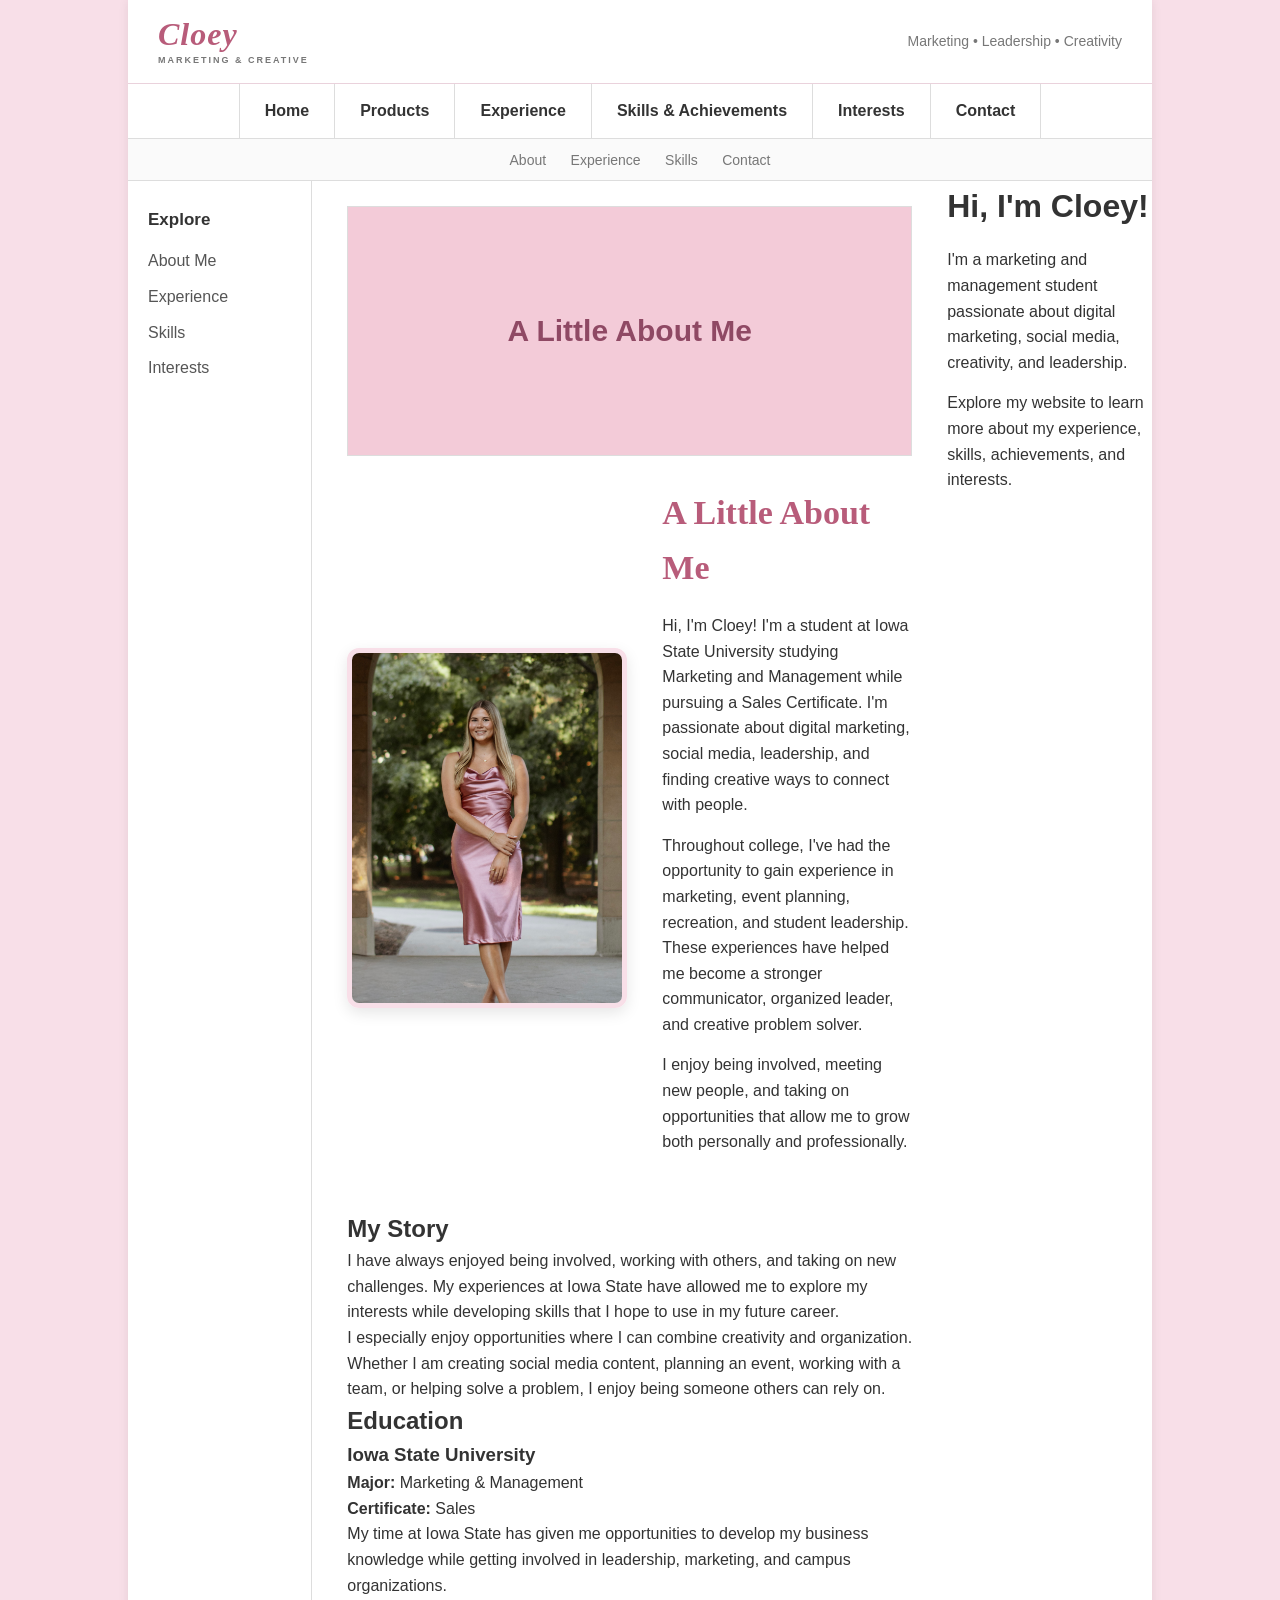
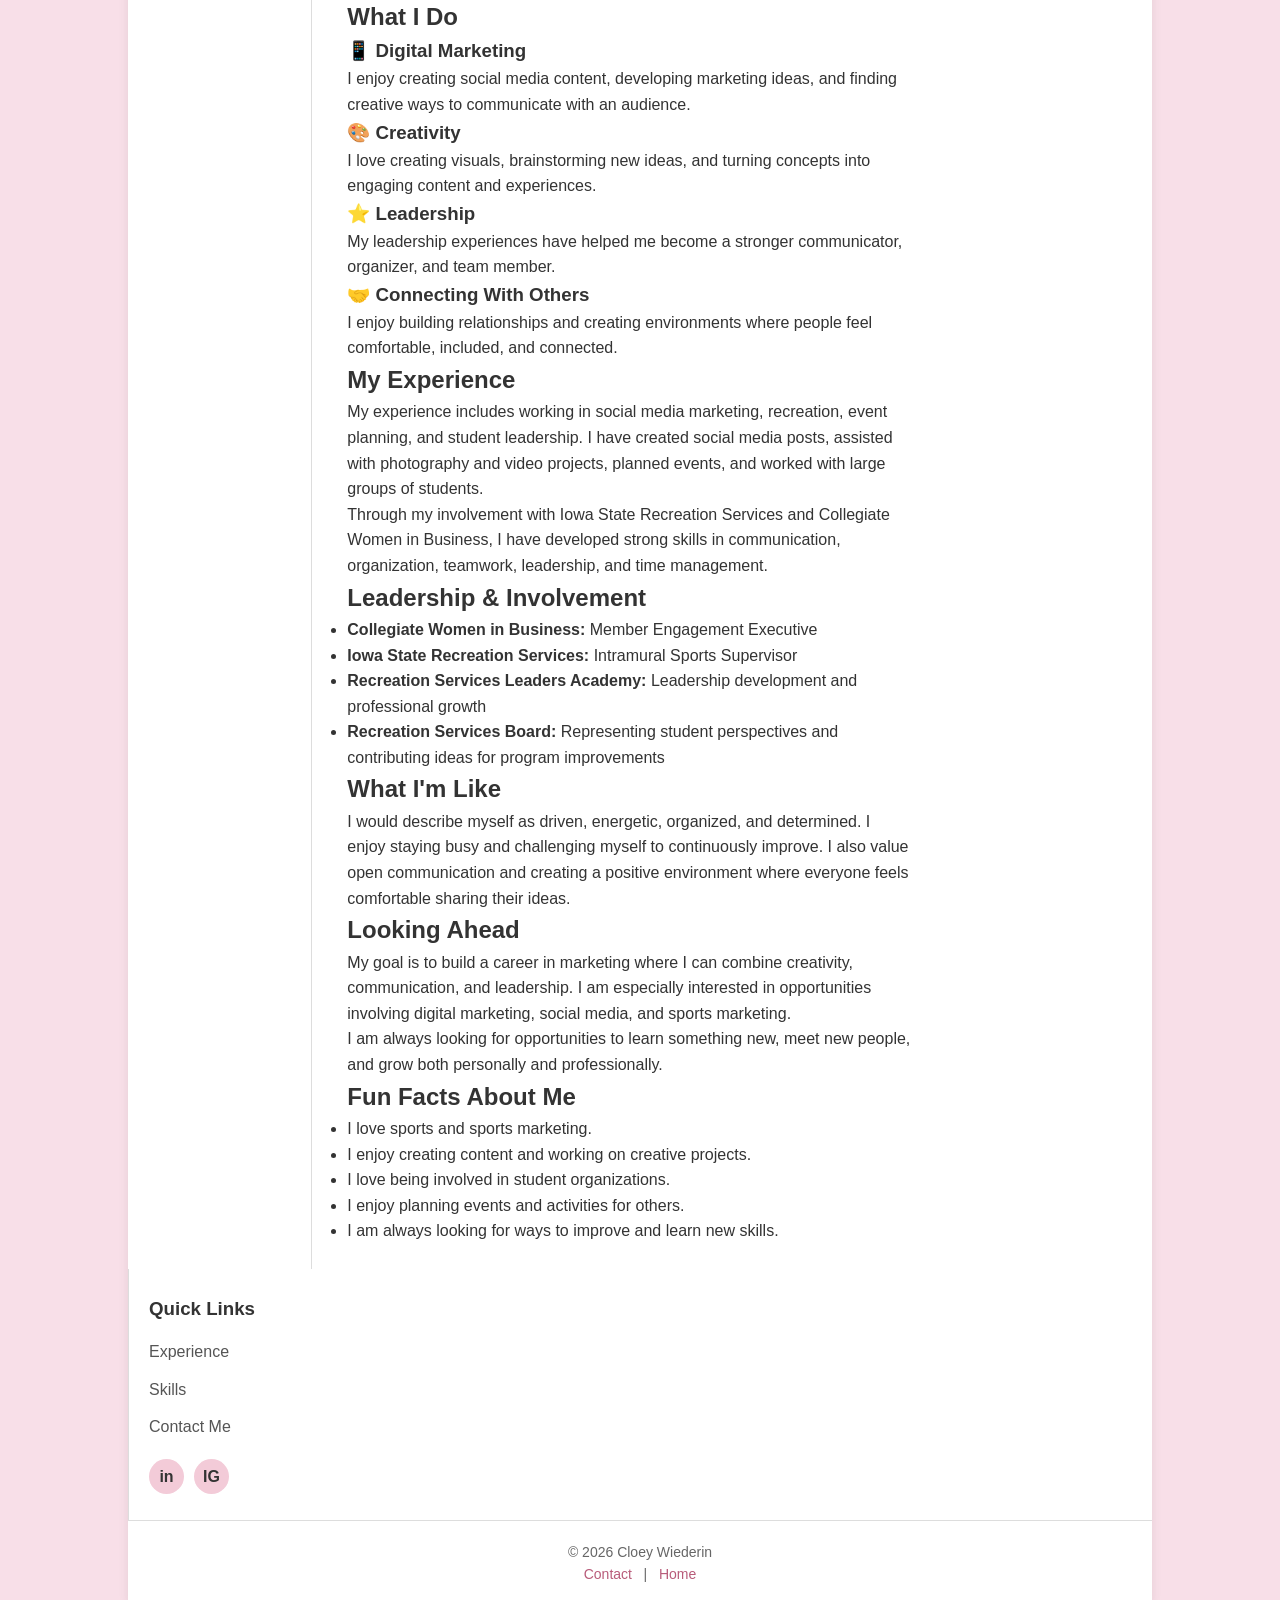
<file: index.html>
<!DOCTYPE html>
<html lang="en">

<head>
    <meta charset="UTF-8">
    <meta name="viewport" content="width=device-width, initial-scale=1.0">

    <title>Cloey Wiederin | Portfolio</title>

    <link rel="stylesheet" href="style.css">
</head>

<body>

    <div class="site-container">

        <!-- Header created by nav.js -->
        <div id="site-header"></div>

        <!-- Main Navigation -->
        <div id="primary-navigation"></div>

        <!-- Secondary Navigation -->
        <div id="secondary-navigation"></div>


        <div class="page-layout">

            <!-- LEFT SIDEBAR -->
            <aside class="left-sidebar">

                <h3>Explore</h3>

                <ul>
                    <li>
                        <a href="about.html">About Me</a>
                    </li>

                    <li>
                        <a href="experience.html">Experience</a>
                    </li>

                    <li>
                        <a href="skills.html">Skills</a>
                    </li>

                    <li>
                        <a href="interests.html">Interests</a>
                    </li>
                </ul>

            </aside>


          <main class="main-content">

    <!-- HERO SECTION -->
    <div class="hero">
        <div class="hero-text">
            A Little About Me
        </div>
    </div>


   <!-- ABOUT ME -->
<section class="about-intro">

    <div class="about-photo">
        <img src="about-me.jpg">
    </div>

    <div class="about-text">

        <h1>A Little About Me</h1>

        <p>
            Hi, I'm Cloey! I'm a student at Iowa State University
            studying Marketing and Management while pursuing a Sales
            Certificate. I'm passionate about digital marketing,
            social media, leadership, and finding creative ways to
            connect with people.
        </p>

        <p>
            Throughout college, I've had the opportunity to gain
            experience in marketing, event planning, recreation,
            and student leadership. These experiences have helped
            me become a stronger communicator, organized leader,
            and creative problem solver.
        </p>

        <p>
            I enjoy being involved, meeting new people, and taking
            on opportunities that allow me to grow both personally
            and professionally.
        </p>

    </div>

</section>


        <!-- MY STORY -->
        <h2>My Story</h2>

        <p>
            I have always enjoyed being involved, working with others, and
            taking on new challenges. My experiences at Iowa State have allowed
            me to explore my interests while developing skills that I hope to
            use in my future career.
        </p>

        <p>
            I especially enjoy opportunities where I can combine creativity
            and organization. Whether I am creating social media content,
            planning an event, working with a team, or helping solve a problem,
            I enjoy being someone others can rely on.
        </p>


        <!-- EDUCATION -->
        <h2>Education</h2>

        <div class="about-card">

            <h3>Iowa State University</h3>

            <p>
                <strong>Major:</strong> Marketing & Management
            </p>

            <p>
                <strong>Certificate:</strong> Sales
            </p>

            <p>
                My time at Iowa State has given me opportunities to develop
                my business knowledge while getting involved in leadership,
                marketing, and campus organizations.
            </p>

        </div>


        <!-- WHAT I DO -->
        <h2>What I Do</h2>

        <div class="about-grid">

            <div class="about-card">
                <h3>📱 Digital Marketing</h3>
                <p>
                    I enjoy creating social media content, developing
                    marketing ideas, and finding creative ways to communicate
                    with an audience.
                </p>
            </div>

            <div class="about-card">
                <h3>🎨 Creativity</h3>
                <p>
                    I love creating visuals, brainstorming new ideas, and
                    turning concepts into engaging content and experiences.
                </p>
            </div>

            <div class="about-card">
                <h3>⭐ Leadership</h3>
                <p>
                    My leadership experiences have helped me become a stronger
                    communicator, organizer, and team member.
                </p>
            </div>

            <div class="about-card">
                <h3>🤝 Connecting With Others</h3>
                <p>
                    I enjoy building relationships and creating environments
                    where people feel comfortable, included, and connected.
                </p>
            </div>

        </div>


        <!-- EXPERIENCE -->
        <h2>My Experience</h2>

        <p>
            My experience includes working in social media marketing,
            recreation, event planning, and student leadership. I have created
            social media posts, assisted with photography and video projects,
            planned events, and worked with large groups of students.
        </p>

        <p>
            Through my involvement with Iowa State Recreation Services and
            Collegiate Women in Business, I have developed strong skills in
            communication, organization, teamwork, leadership, and time
            management.
        </p>


        <!-- LEADERSHIP -->
        <h2>Leadership & Involvement</h2>

        <ul>
            <li>
                <strong>Collegiate Women in Business:</strong>
                Member Engagement Executive
            </li>

            <li>
                <strong>Iowa State Recreation Services:</strong>
                Intramural Sports Supervisor
            </li>

            <li>
                <strong>Recreation Services Leaders Academy:</strong>
                Leadership development and professional growth
            </li>

            <li>
                <strong>Recreation Services Board:</strong>
                Representing student perspectives and contributing ideas
                for program improvements
            </li>
        </ul>


        <!-- PERSONALITY -->
        <h2>What I'm Like</h2>

        <p>
            I would describe myself as driven, energetic, organized, and
            determined. I enjoy staying busy and challenging myself to
            continuously improve. I also value open communication and creating
            a positive environment where everyone feels comfortable sharing
            their ideas.
        </p>


        <!-- FUTURE GOALS -->
        <h2>Looking Ahead</h2>

        <p>
            My goal is to build a career in marketing where I can combine
            creativity, communication, and leadership. I am especially
            interested in opportunities involving digital marketing,
            social media, and sports marketing.
        </p>

        <p>
            I am always looking for opportunities to learn something new,
            meet new people, and grow both personally and professionally.
        </p>


        <!-- FUN FACTS -->
        <h2>Fun Facts About Me</h2>

        <ul>
            <li>I love sports and sports marketing.</li>
            <li>I enjoy creating content and working on creative projects.</li>
            <li>I love being involved in student organizations.</li>
            <li>I enjoy planning events and activities for others.</li>
            <li>I am always looking for ways to improve and learn new skills.</li>
        </ul>

    </section>

</main>


                <section class="content-section">

                    <h1>Hi, I'm Cloey!</h1>

                    <p>
                        I'm a marketing and management student
                        passionate about digital marketing,
                        social media, creativity, and leadership.
                    </p>

                    <p>
                        Explore my website to learn more about
                        my experience, skills, achievements,
                        and interests.
                    </p>

                </section>

            </main>


            <!-- RIGHT SIDEBAR -->
            <aside class="right-sidebar">

                <div class="sticky-content">

                    <h3>Quick Links</h3>

                    <ul>
                        <li>
                            <a href="experience.html">
                                Experience
                            </a>
                        </li>

                        <li>
                            <a href="skills.html">
                                Skills
                            </a>
                        </li>

                        <li>
                            <a href="contact.html">
                                Contact Me
                            </a>
                        </li>
                    </ul>


                    <div class="social-icons">

                        <a href="#" aria-label="LinkedIn">
                            in
                        </a>

                        <a href="#" aria-label="Instagram">
                            IG
                        </a>

                    </div>

                </div>

            </aside>

        </div>


        <!-- FOOTER -->
        <div id="site-footer"></div>

    </div>


    <!-- Navigation JavaScript -->
    <script src="nav.js"></script>

</body>

</html>
</file>
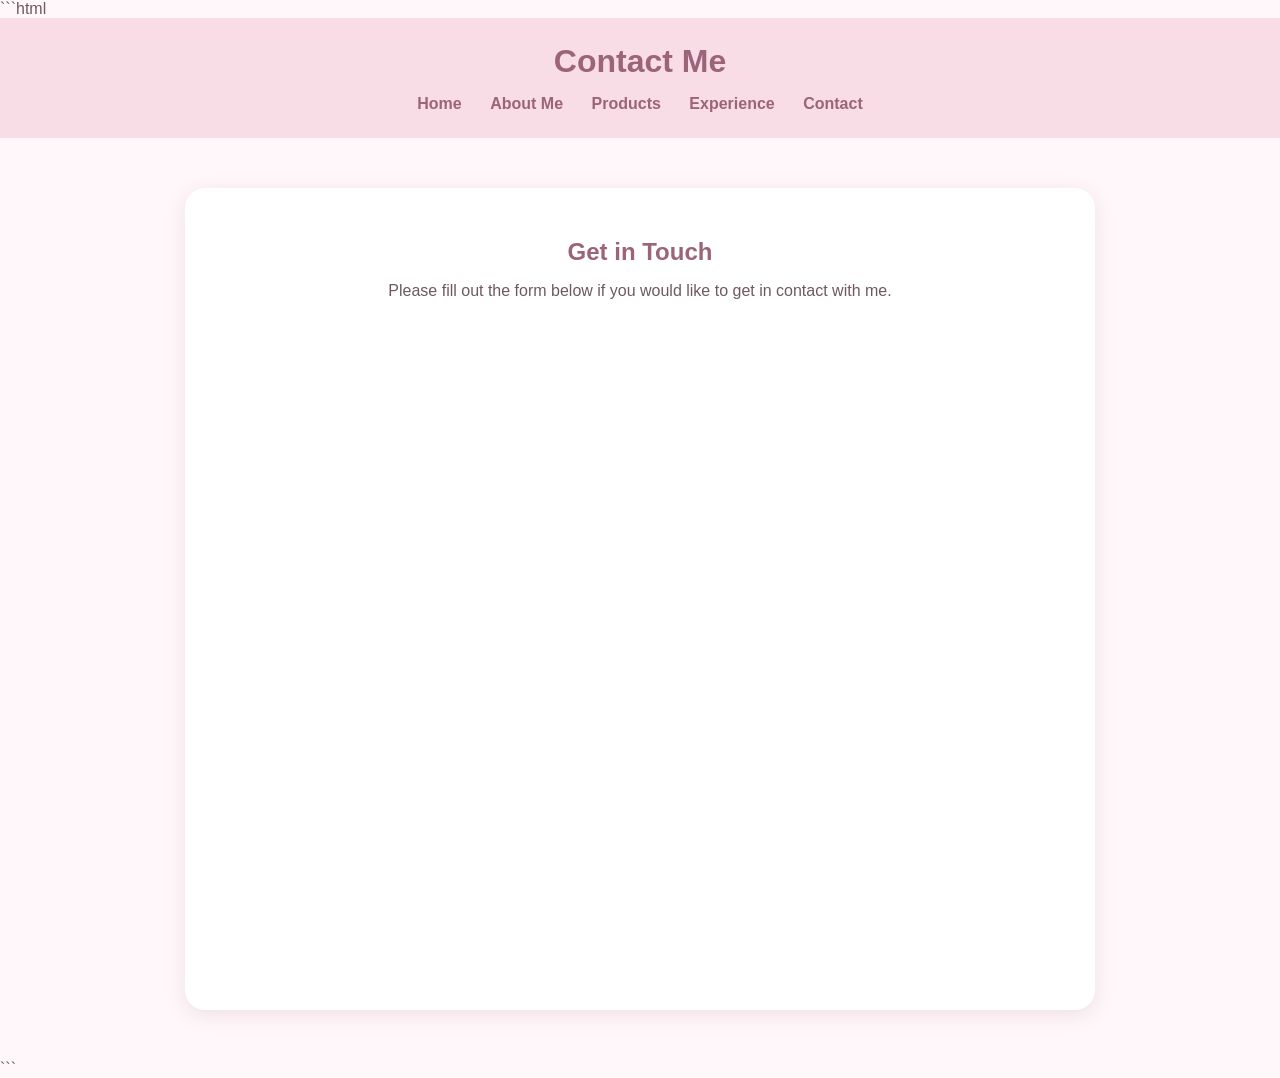
<file: contact.html>
```html
<!DOCTYPE html>
<html lang="en">
<head>
    <meta charset="UTF-8">
    <meta name="viewport" content="width=device-width, initial-scale=1.0">
    <title>Contact Me</title>

    <style>
        body {
            margin: 0;
            font-family: Arial, sans-serif;
            background-color: #fff7fa;
            color: #6f5961;
        }

        header {
            background-color: #f8dce6;
            padding: 25px;
            text-align: center;
        }

        header h1 {
            color: #9b6478;
            margin: 0;
        }

        nav {
            margin-top: 15px;
        }

        nav a {
            color: #9b6478;
            text-decoration: none;
            margin: 0 12px;
            font-weight: bold;
        }

        nav a:hover {
            color: #d99bad;
        }

        .contact-container {
            max-width: 850px;
            margin: 50px auto;
            padding: 30px;
            background-color: white;
            border-radius: 20px;
            box-shadow: 0 5px 20px rgba(155, 100, 120, 0.15);
        }

        .contact-container h2 {
            text-align: center;
            color: #9b6478;
            margin-bottom: 10px;
        }

        .contact-container p {
            text-align: center;
            margin-bottom: 30px;
        }

        .form-container {
            width: 100%;
            overflow: hidden;
            border-radius: 15px;
        }

        iframe {
            width: 100%;
            min-height: 650px;
            border: none;
        }

        @media (max-width: 600px) {
            .contact-container {
                margin: 25px 15px;
                padding: 20px;
            }

            iframe {
                min-height: 700px;
            }

            nav a {
                display: inline-block;
                margin: 5px;
            }
        }
    </style>
</head>

<body>

    <header>
        <h1>Contact Me</h1>

        <nav>
            <a href="index.html">Home</a>
            <a href="about.html">About Me</a>
            <a href="products.html">Products</a>
            <a href="experience.html">Experience</a>
            <a href="contact.html">Contact</a>
        </nav>
    </header>

    <main>
        <div class="contact-container">

            <h2>Get in Touch</h2>

            <p>
                Please fill out the form below if you would like to get in contact with me.
            </p>

            <div class="form-container">
                <iframe
                    src="https://docs.google.com/forms/d/e/1FAIpQLSfBTuA_Wot4C-PieHysEDpcObLpImRb6rI8dwZaCGAXcSe-Lw/viewform?embedded=true">
                    Loading…
                </iframe>
            </div>

        </div>
    </main>

</body>
</html>
```
</file>
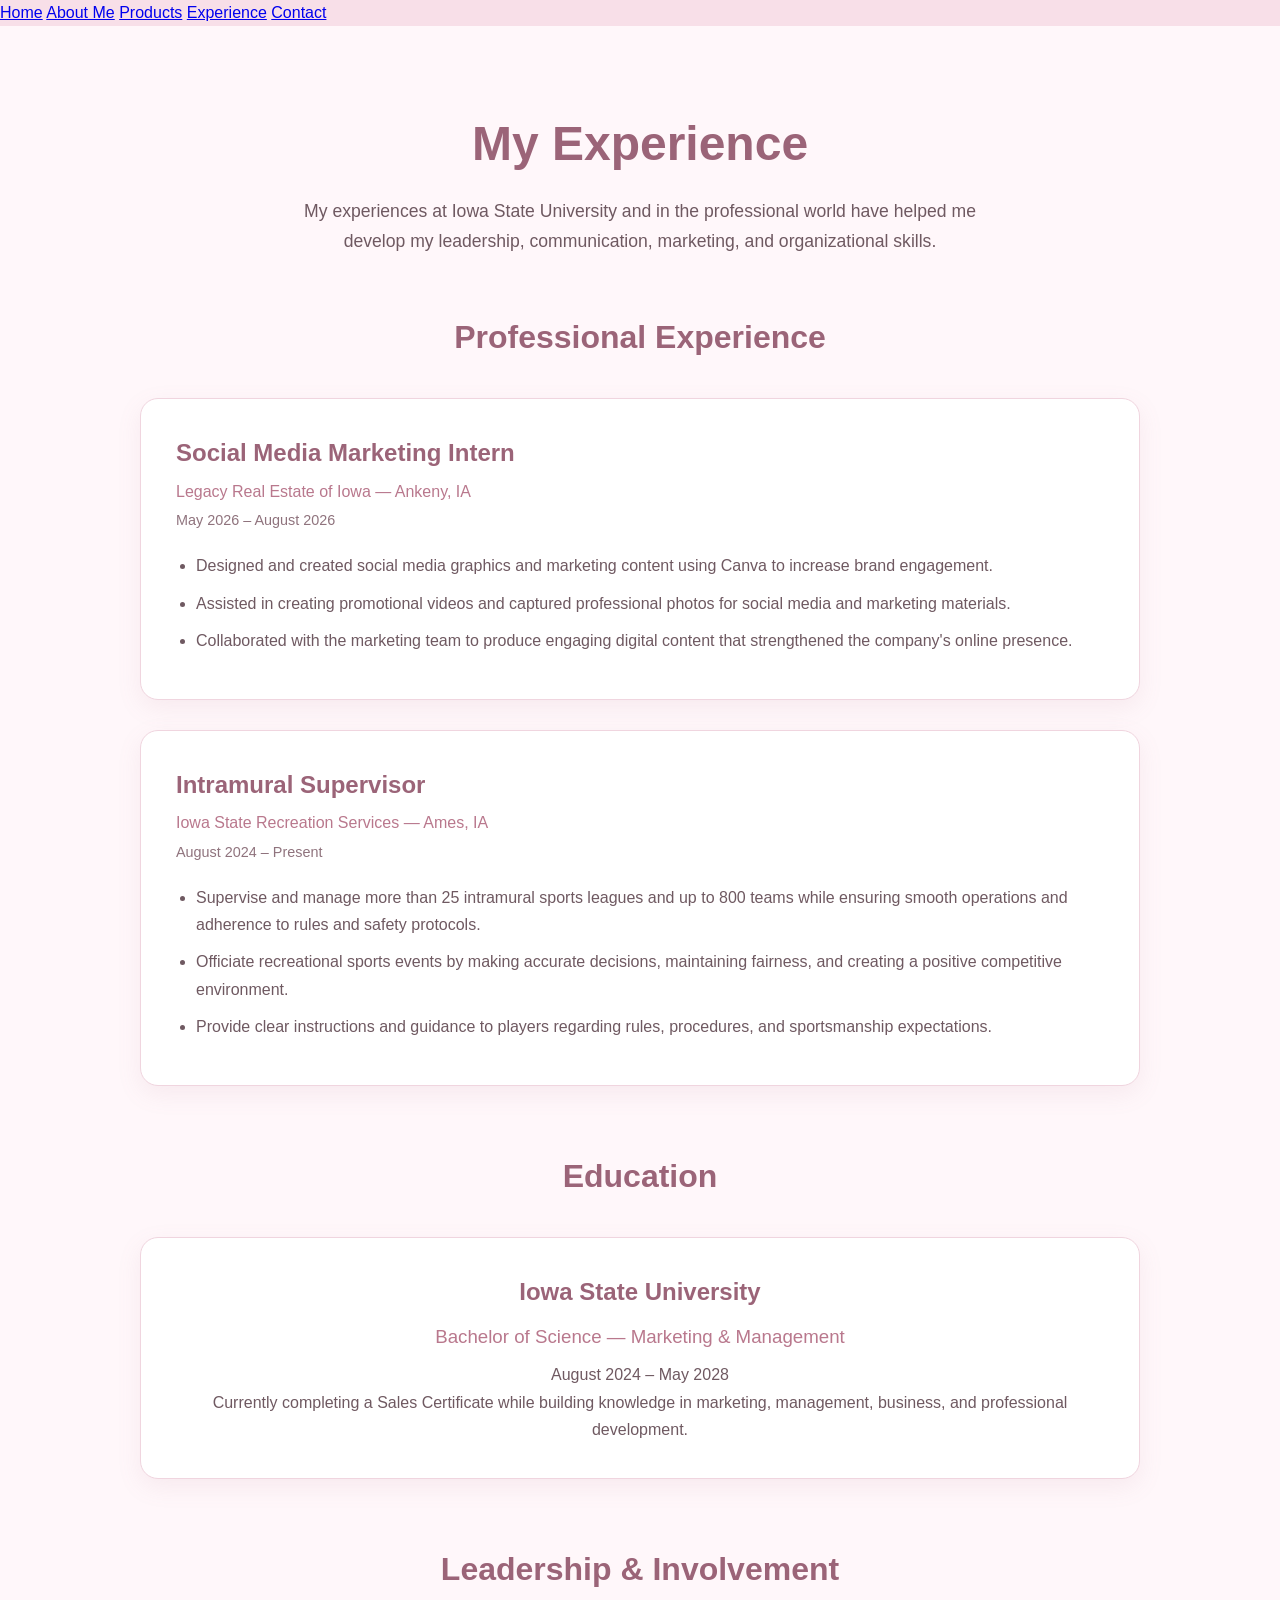
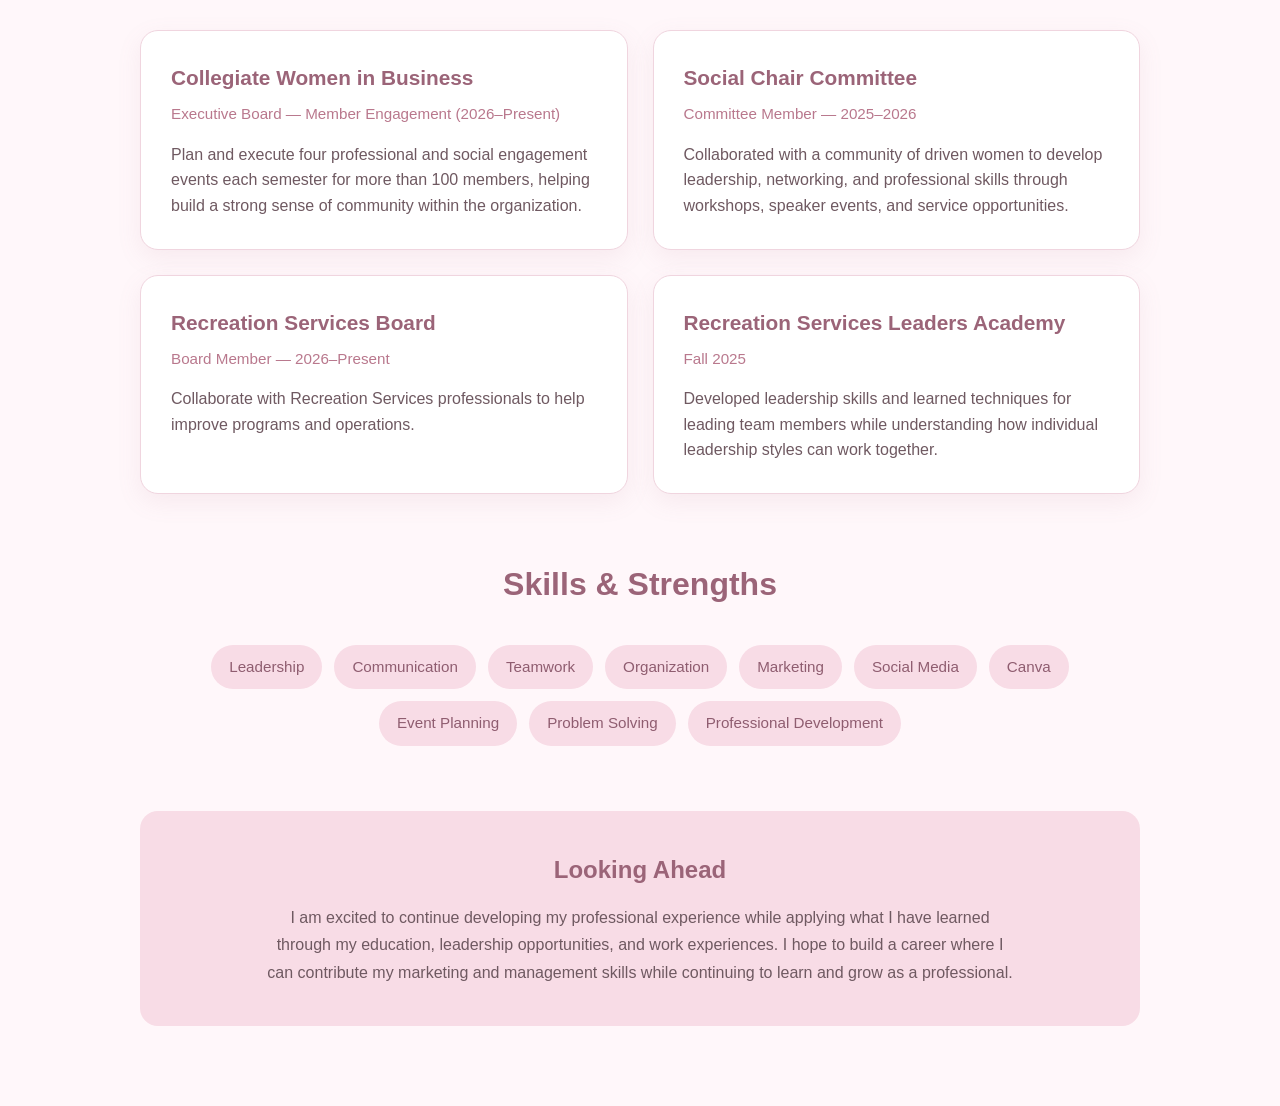
<file: Experience.html>
<!DOCTYPE html>
<html lang="en">

<head>
    <meta charset="UTF-8">
    <meta name="viewport" content="width=device-width, initial-scale=1.0">

    <title>Experience | Cloey Wiederin</title>

    <link rel="stylesheet" href="style.css">

    <style>

        /* =========================
           EXPERIENCE PAGE
           ========================= */

        .experience-page {
            background-color: #fff7fa;
            min-height: 100vh;
            padding-bottom: 80px;
        }


        /* =========================
           HEADER
           ========================= */

        .experience-header {
            text-align: center;
            padding: 80px 20px 55px;
        }

        .experience-header h1 {
            color: #9b6478;
            font-size: 3rem;
            margin-bottom: 15px;
        }

        .experience-header p {
            color: #6f5961;
            font-size: 1.1rem;
            max-width: 700px;
            margin: 0 auto;
            line-height: 1.7;
        }


        /* =========================
           EXPERIENCE SECTION
           ========================= */

        .experience-section {
            width: 90%;
            max-width: 1000px;
            margin: 0 auto;
        }

        .section-title {
            text-align: center;
            color: #9b6478;
            font-size: 2rem;
            margin-bottom: 35px;
        }


        /* =========================
           EXPERIENCE CARDS
           ========================= */

        .experience-card {
            background-color: white;
            border: 1px solid #f0d5df;
            border-radius: 18px;
            padding: 35px;
            margin-bottom: 30px;

            box-shadow: 0 8px 25px rgba(180, 120, 140, 0.10);

            transition: transform 0.3s ease,
                        box-shadow 0.3s ease;
        }

        .experience-card:hover {
            transform: translateY(-5px);
            box-shadow: 0 12px 30px rgba(180, 120, 140, 0.18);
        }

        .experience-card h2 {
            color: #9b6478;
            font-size: 1.5rem;
            margin-bottom: 6px;
        }

        .experience-card h3 {
            color: #b9788d;
            font-size: 1rem;
            font-weight: normal;
            margin-bottom: 5px;
        }

        .date {
            color: #8f737d;
            font-size: 0.9rem;
            margin-bottom: 20px;
        }

        .experience-card p {
            color: #6f5961;
            line-height: 1.7;
            margin-bottom: 12px;
        }

        .experience-card ul {
            color: #6f5961;
            line-height: 1.7;
            padding-left: 20px;
        }

        .experience-card li {
            margin-bottom: 10px;
        }


        /* =========================
           EDUCATION
           ========================= */

        .education-section {
            width: 90%;
            max-width: 1000px;
            margin: 65px auto 0;
        }

        .education-card {
            background-color: white;
            border: 1px solid #f0d5df;
            border-radius: 18px;
            padding: 35px;
            text-align: center;

            box-shadow: 0 8px 25px rgba(180, 120, 140, 0.10);
        }

        .education-card h2 {
            color: #9b6478;
            margin-bottom: 10px;
        }

        .education-card h3 {
            color: #b9788d;
            font-weight: normal;
            margin-bottom: 10px;
        }

        .education-card p {
            color: #6f5961;
            line-height: 1.7;
        }


        /* =========================
           LEADERSHIP
           ========================= */

        .leadership-section {
            width: 90%;
            max-width: 1000px;
            margin: 65px auto 0;
        }

        .leadership-grid {
            display: grid;
            grid-template-columns: repeat(2, 1fr);
            gap: 25px;
        }

        .leadership-card {
            background-color: white;
            border: 1px solid #f0d5df;
            border-radius: 18px;
            padding: 30px;

            box-shadow: 0 8px 25px rgba(180, 120, 140, 0.10);
        }

        .leadership-card h2 {
            color: #9b6478;
            font-size: 1.3rem;
            margin-bottom: 8px;
        }

        .leadership-card h3 {
            color: #b9788d;
            font-size: 0.95rem;
            font-weight: normal;
            margin-bottom: 15px;
        }

        .leadership-card p {
            color: #6f5961;
            line-height: 1.6;
        }


        /* =========================
           SKILLS
           ========================= */

        .skills-section {
            width: 90%;
            max-width: 1000px;
            margin: 65px auto 0;
            text-align: center;
        }

        .skills-container {
            display: flex;
            flex-wrap: wrap;
            justify-content: center;
            gap: 12px;
        }

        .skill {
            background-color: #f8dce6;
            color: #8f5d70;
            padding: 10px 18px;
            border-radius: 25px;
            font-size: 0.95rem;
        }


        /* =========================
           FUTURE GOALS
           ========================= */

        .goals-section {
            width: 90%;
            max-width: 1000px;
            margin: 65px auto 0;

            background-color: #f8dce6;
            border-radius: 18px;
            padding: 40px;

            text-align: center;
        }

        .goals-section h2 {
            color: #9b6478;
            margin-bottom: 15px;
        }

        .goals-section p {
            color: #6f5961;
            max-width: 750px;
            margin: 0 auto;
            line-height: 1.7;
        }


        /* =========================
           MOBILE
           ========================= */

        @media (max-width: 768px) {

            .experience-header h1 {
                font-size: 2.4rem;
            }

            .leadership-grid {
                grid-template-columns: 1fr;
            }

            .experience-card,
            .education-card,
            .leadership-card {
                padding: 25px;
            }

        }

    </style>

</head>


<body>


    <!-- =========================
         NAVIGATION
         ========================= -->

    <nav>

        <div class="nav-container">

            <a href="index.html">Home</a>

            <a href="index.html#about">About Me</a>

            <a href="products.html">Products</a>

            <a href="experience.html">Experience</a>

            <a href="index.html#contact">Contact</a>

        </div>

    </nav>



    <!-- =========================
         MAIN EXPERIENCE PAGE
         ========================= -->

    <main class="experience-page">


        <!-- PAGE HEADER -->

        <section class="experience-header">

            <h1>My Experience</h1>

            <p>
                My experiences at Iowa State University and in the
                professional world have helped me develop my leadership,
                communication, marketing, and organizational skills.
            </p>

        </section>



        <!-- =========================
             PROFESSIONAL EXPERIENCE
             ========================= -->

        <section class="experience-section">

            <h2 class="section-title">
                Professional Experience
            </h2>


            <!-- LEGACY REAL ESTATE -->

            <div class="experience-card">

                <h2>
                    Social Media Marketing Intern
                </h2>

                <h3>
                    Legacy Real Estate of Iowa — Ankeny, IA
                </h3>

                <div class="date">
                    May 2026 – August 2026
                </div>

                <ul>

                    <li>
                        Designed and created social media graphics
                        and marketing content using Canva to increase
                        brand engagement.
                    </li>

                    <li>
                        Assisted in creating promotional videos and
                        captured professional photos for social media
                        and marketing materials.
                    </li>

                    <li>
                        Collaborated with the marketing team to produce
                        engaging digital content that strengthened the
                        company's online presence.
                    </li>

                </ul>

            </div>



            <!-- RECREATION SERVICES -->

            <div class="experience-card">

                <h2>
                    Intramural Supervisor
                </h2>

                <h3>
                    Iowa State Recreation Services — Ames, IA
                </h3>

                <div class="date">
                    August 2024 – Present
                </div>

                <ul>

                    <li>
                        Supervise and manage more than 25 intramural
                        sports leagues and up to 800 teams while
                        ensuring smooth operations and adherence to
                        rules and safety protocols.
                    </li>

                    <li>
                        Officiate recreational sports events by making
                        accurate decisions, maintaining fairness, and
                        creating a positive competitive environment.
                    </li>

                    <li>
                        Provide clear instructions and guidance to
                        players regarding rules, procedures, and
                        sportsmanship expectations.
                    </li>

                </ul>

            </div>

        </section>



        <!-- =========================
             EDUCATION
             ========================= -->

        <section class="education-section">

            <h2 class="section-title">
                Education
            </h2>

            <div class="education-card">

                <h2>
                    Iowa State University
                </h2>

                <h3>
                    Bachelor of Science — Marketing & Management
                </h3>

                <p>
                    August 2024 – May 2028
                </p>

                <p>
                    Currently completing a Sales Certificate while
                    building knowledge in marketing, management,
                    business, and professional development.
                </p>

            </div>

        </section>



        <!-- =========================
             LEADERSHIP
             ========================= -->

        <section class="leadership-section">

            <h2 class="section-title">
                Leadership & Involvement
            </h2>


            <div class="leadership-grid">


                <!-- COLLEGIATE WOMEN IN BUSINESS -->

                <div class="leadership-card">

                    <h2>
                        Collegiate Women in Business
                    </h2>

                    <h3>
                        Executive Board — Member Engagement
                        (2026–Present)
                    </h3>

                    <p>
                        Plan and execute four professional and social
                        engagement events each semester for more than
                        100 members, helping build a strong sense of
                        community within the organization.
                    </p>

                </div>



                <!-- SOCIAL CHAIR -->

                <div class="leadership-card">

                    <h2>
                        Social Chair Committee
                    </h2>

                    <h3>
                        Committee Member — 2025–2026
                    </h3>

                    <p>
                        Collaborated with a community of driven women
                        to develop leadership, networking, and
                        professional skills through workshops,
                        speaker events, and service opportunities.
                    </p>

                </div>



                <!-- RECREATION SERVICES BOARD -->

                <div class="leadership-card">

                    <h2>
                        Recreation Services Board
                    </h2>

                    <h3>
                        Board Member — 2026–Present
                    </h3>

                    <p>
                        Collaborate with Recreation Services
                        professionals to help improve programs
                        and operations.
                    </p>

                </div>



                <!-- LEADERS ACADEMY -->

                <div class="leadership-card">

                    <h2>
                        Recreation Services Leaders Academy
                    </h2>

                    <h3>
                        Fall 2025
                    </h3>

                    <p>
                        Developed leadership skills and learned
                        techniques for leading team members while
                        understanding how individual leadership
                        styles can work together.
                    </p>

                </div>


            </div>

        </section>



        <!-- =========================
             SKILLS
             ========================= -->

        <section class="skills-section">

            <h2 class="section-title">
                Skills & Strengths
            </h2>

            <div class="skills-container">

                <span class="skill">
                    Leadership
                </span>

                <span class="skill">
                    Communication
                </span>

                <span class="skill">
                    Teamwork
                </span>

                <span class="skill">
                    Organization
                </span>

                <span class="skill">
                    Marketing
                </span>

                <span class="skill">
                    Social Media
                </span>

                <span class="skill">
                    Canva
                </span>

                <span class="skill">
                    Event Planning
                </span>

                <span class="skill">
                    Problem Solving
                </span>

                <span class="skill">
                    Professional Development
                </span>

            </div>

        </section>



        <!-- =========================
             FUTURE
             ========================= -->

        <section class="goals-section">

            <h2>
                Looking Ahead
            </h2>

            <p>
                I am excited to continue developing my professional
                experience while applying what I have learned through
                my education, leadership opportunities, and work
                experiences. I hope to build a career where I can
                contribute my marketing and management skills while
                continuing to learn and grow as a professional.
            </p>

        </section>


    </main>


</body>

</html>
</file>
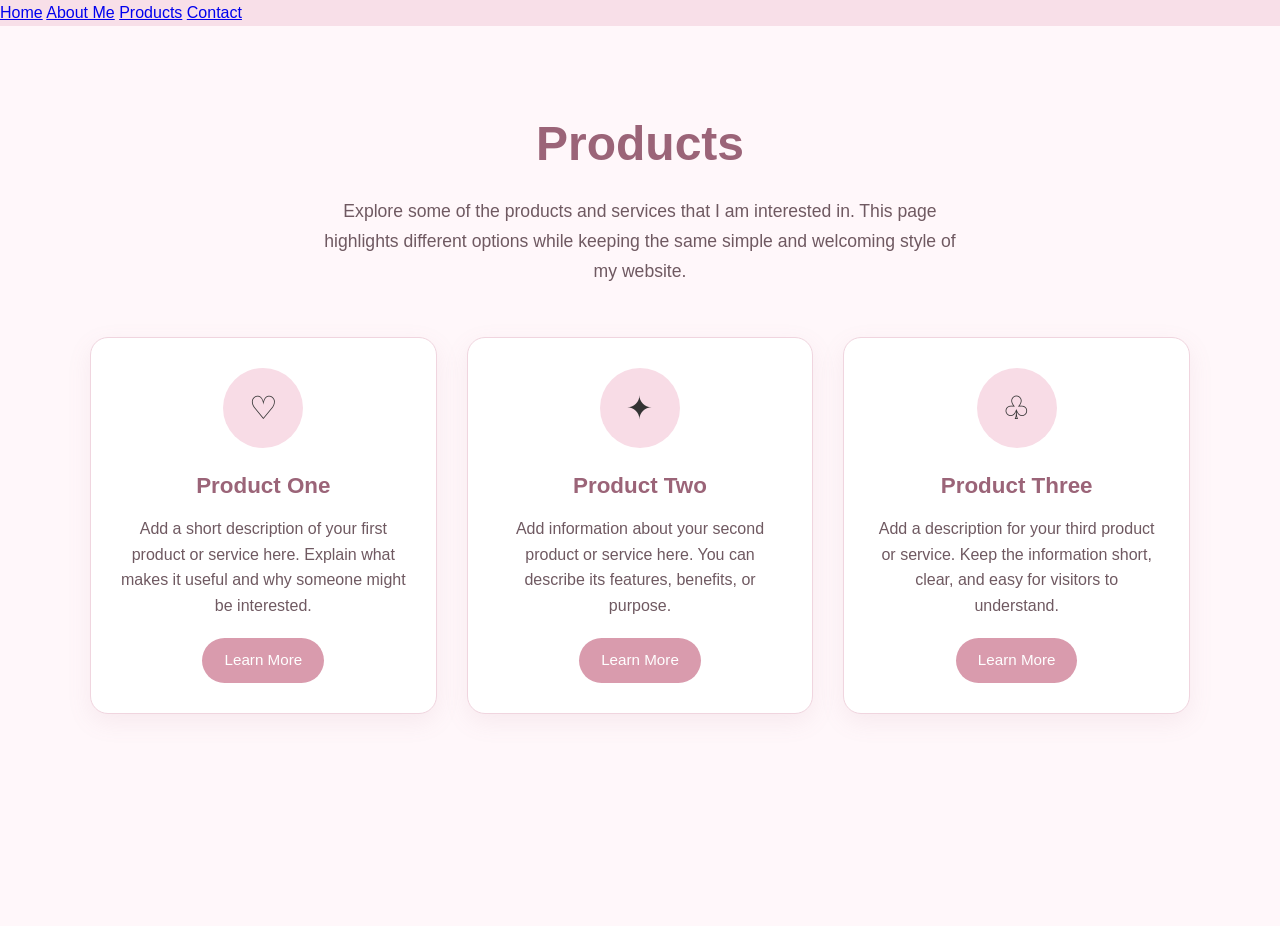
<file: products.html>
<!DOCTYPE html>
<html lang="en">
<head>
    <meta charset="UTF-8">
    <meta name="viewport" content="width=device-width, initial-scale=1.0">

    <title>Products | My Website</title>

    <link rel="stylesheet" href="style.css">

    <style>
        /* PRODUCTS PAGE */

        .products-page {
            background-color: #fff7fa;
            min-height: 100vh;
            padding-bottom: 80px;
        }

        .products-header {
            text-align: center;
            padding: 80px 20px 50px;
        }

        .products-header h1 {
            color: #9b6478;
            font-size: 3rem;
            margin-bottom: 15px;
        }

        .products-header p {
            color: #6f5961;
            font-size: 1.1rem;
            max-width: 650px;
            margin: 0 auto;
            line-height: 1.7;
        }

        .products-container {
            width: 90%;
            max-width: 1100px;
            margin: 0 auto;
            display: grid;
            grid-template-columns: repeat(3, 1fr);
            gap: 30px;
        }

        .product-card {
            background-color: white;
            border: 1px solid #f0d5df;
            border-radius: 18px;
            padding: 30px;
            text-align: center;
            box-shadow: 0 8px 25px rgba(180, 120, 140, 0.10);
            transition: transform 0.3s ease, box-shadow 0.3s ease;
        }

        .product-card:hover {
            transform: translateY(-7px);
            box-shadow: 0 12px 30px rgba(180, 120, 140, 0.18);
        }

        .product-icon {
            width: 80px;
            height: 80px;
            margin: 0 auto 20px;
            background-color: #f8dce6;
            border-radius: 50%;
            display: flex;
            align-items: center;
            justify-content: center;
            font-size: 2rem;
        }

        .product-card h2 {
            color: #9b6478;
            font-size: 1.4rem;
            margin-bottom: 12px;
        }

        .product-card p {
            color: #6f5961;
            line-height: 1.6;
            margin-bottom: 20px;
        }

        .product-button {
            display: inline-block;
            background-color: #d99bad;
            color: white;
            text-decoration: none;
            padding: 10px 22px;
            border-radius: 25px;
            font-size: 0.95rem;
            transition: background-color 0.3s ease;
        }

        .product-button:hover {
            background-color: #b9788d;
        }

        @media (max-width: 800px) {
            .products-container {
                grid-template-columns: 1fr;
                max-width: 500px;
            }

            .products-header h1 {
                font-size: 2.4rem;
            }
        }
    </style>
</head>

<body>

    <!-- Navigation -->
    <nav>
        <div class="nav-container">
            <a href="index.html">Home</a>
            <a href="index.html#about">About Me</a>
            <a href="products.html">Products</a>
            <a href="index.html#contact">Contact</a>
        </div>
    </nav>


    <!-- Products Page -->
    <main class="products-page">

        <section class="products-header">
            <h1>Products</h1>

            <p>
                Explore some of the products and services that I
                am interested in. This page highlights different
                options while keeping the same simple and welcoming
                style of my website.
            </p>
        </section>


        <section class="products-container">

            <!-- Product 1 -->
            <div class="product-card">

                <div class="product-icon">
                    ♡
                </div>

                <h2>Product One</h2>

                <p>
                    Add a short description of your first product
                    or service here. Explain what makes it useful
                    and why someone might be interested.
                </p>

                <a href="#" class="product-button">
                    Learn More
                </a>

            </div>


            <!-- Product 2 -->
            <div class="product-card">

                <div class="product-icon">
                    ✦
                </div>

                <h2>Product Two</h2>

                <p>
                    Add information about your second product or
                    service here. You can describe its features,
                    benefits, or purpose.
                </p>

                <a href="#" class="product-button">
                    Learn More
                </a>

            </div>


            <!-- Product 3 -->
            <div class="product-card">

                <div class="product-icon">
                    ♧
                </div>

                <h2>Product Three</h2>

                <p>
                    Add a description for your third product or
                    service. Keep the information short, clear,
                    and easy for visitors to understand.
                </p>

                <a href="#" class="product-button">
                    Learn More
                </a>

            </div>

        </section>

    </main>

</body>
</html>
</file>
<file: style.css>
/* =========================
   GENERAL PAGE STYLING
   ========================= */

* {
    margin: 0;
    padding: 0;
    box-sizing: border-box;
}

html {
    scroll-behavior: smooth;
}

body {
    font-family: Arial, Helvetica, sans-serif;
    background-color: #f8dfe8; /* light pink background */
    color: #333;
    line-height: 1.6;
}

/* Main website container
   Leaves 10% of the screen on BOTH sides */
.site-container {
    width: 80%;
    margin: 0 auto;
    background-color: white;
    min-height: 100vh;
    box-shadow: 0 0 10px rgba(0, 0, 0, 0.08);
}



/* =========================
   HEADER & BRAND LOGO
   ========================= */

.site-header {
    display: flex;
    align-items: center;
    justify-content: space-between;
    padding: 18px 30px;
    background-color: white;
    border-bottom: 1px solid #ead2dc;
}

/* Personal Brand Logo */

.brand-logo {
    display: flex;
    flex-direction: column;
    text-decoration: none;
    line-height: 1;
}

.brand-name {
    font-family: Georgia, "Times New Roman", serif;
    font-size: 32px;
    font-weight: bold;
    font-style: italic;
    color: #b85c7a;
    letter-spacing: 1px;
}

.brand-subtitle {
    margin-top: 6px;
    font-family: Arial, Helvetica, sans-serif;
    font-size: 9px;
    font-weight: bold;
    letter-spacing: 2px;
    color: #777;
}

/* Logo hover effect */

.brand-logo:hover .brand-name {
    color: #8f4964;
    transform: translateY(-1px);
    transition: 0.2s ease;
}

.header-info {
    font-size: 14px;
    color: #777;
}


/* =========================
   PRIMARY NAVIGATION
   ========================= */

.main-nav {
    border-bottom: 1px solid #ddd;
    background-color: white;
}

.main-nav ul {
    list-style: none;
    display: flex;
    justify-content: center;
    align-items: center;
    gap: 0;
}

.main-nav li {
    border-right: 1px solid #ddd;
}

.main-nav li:first-child {
    border-left: 1px solid #ddd;
}

.main-nav a {
    display: block;
    padding: 14px 25px;
    text-decoration: none;
    color: #333;
    font-weight: 600;
    transition: 0.3s ease;
}

.main-nav a:hover {
    background-color: #f8dfe8;
    color: #b85c7a;
}


/* =========================
   MAIN PAGE LAYOUT
   ========================= */

.page-layout {
    display: grid;

    /* Left sidebar | Main content | Right sidebar */
    grid-template-columns: 18% 1fr 20%;

    min-height: 650px;
}


/* =========================
   LEFT SIDEBAR
   ========================= */

.left-sidebar {
    border-right: 1px solid #ddd;
    padding: 25px 20px;
    background-color: #fff;
}

.left-sidebar h3 {
    margin-bottom: 15px;
    font-size: 17px;
}

.left-sidebar ul {
    list-style: none;
}

.left-sidebar li {
    margin-bottom: 10px;
}

.left-sidebar a {
    text-decoration: none;
    color: #555;
}

.left-sidebar a:hover {
    color: #b85c7a;
}


/* =========================
   MAIN CONTENT
   ========================= */

.main-content {
    padding: 25px 35px;
}


/* Hero Image */

.hero {
    width: 100%;
    height: 250px;
    background-color: #f3cbd8;
    border: 1px solid #ddd;

    display: flex;
    align-items: center;
    justify-content: center;

    margin-bottom: 30px;
}

.hero img {
    width: 100%;
    height: 100%;
    object-fit: cover;
}

.hero-text {
    text-align: center;
    font-size: 30px;
    font-weight: bold;
    color: #8f4964;
}


/* Main Text */

.content-section {
    max-width: 750px;
}

.content-section h1 {
    font-size: 32px;
    margin-bottom: 15px;
    color: #333;
}

.content-section h2 {
    margin-top: 25px;
    margin-bottom: 10px;
    color: #b85c7a;
}

.content-section p {
    margin-bottom: 15px;
}

.content-section ul {
    margin-left: 25px;
    margin-bottom: 20px;
}


/* =========================
   RIGHT SIDEBAR
   ========================= */

.right-sidebar {
    border-left: 1px solid #ddd;
    padding: 25px 20px;
    background-color: #fff;
}

.right-sidebar h3 {
    margin-bottom: 15px;
}

.right-sidebar ul {
    list-style: none;
}

.right-sidebar li {
    margin-bottom: 12px;
}

.right-sidebar a {
    color: #555;
    text-decoration: none;
}

.right-sidebar a:hover {
    color: #b85c7a;
}


/* Sticky content */

.sticky-content {
    position: sticky;
    top: 20px;
}


/* =========================
   SOCIAL MEDIA ICONS
   ========================= */

.social-icons {
    display: flex;
    gap: 10px;
    margin-top: 20px;
}

.social-icons a {
    width: 35px;
    height: 35px;

    display: flex;
    align-items: center;
    justify-content: center;

    background-color: #f3cbd8;
    color: #333;
    border-radius: 50%;

    text-decoration: none;
    font-weight: bold;
}

.social-icons a:hover {
    background-color: #b85c7a;
    color: white;
}


/* =========================
   FOOTER
   ========================= */

.site-footer {
    border-top: 1px solid #ddd;
    padding: 20px 30px;
    text-align: center;
    font-size: 14px;
    color: #666;
    background-color: white;
}

.site-footer a {
    color: #b85c7a;
    text-decoration: none;
}

.site-footer a:hover {
    text-decoration: underline;
}


/* =========================
   SECONDARY NAVIGATION
   ========================= */

.secondary-nav {
    background-color: #fafafa;
    border-bottom: 1px solid #ddd;
    padding: 8px 20px;
    text-align: center;
}

.secondary-nav a {
    margin: 0 10px;
    color: #777;
    text-decoration: none;
    font-size: 14px;
}

.secondary-nav a:hover {
    color: #b85c7a;
}


/* =========================
   MOBILE RESPONSIVE DESIGN
   ========================= */

@media (max-width: 900px) {

    .site-container {
        width: 90%;
    }

    .page-layout {
        grid-template-columns: 1fr;
    }

    .left-sidebar,
    .right-sidebar {
        border: none;
        border-bottom: 1px solid #ddd;
    }

    .main-nav ul {
        flex-wrap: wrap;
    }

    .main-nav a {
        padding: 10px 15px;
    }

    .hero {
        height: 200px;
    }
}


@media (max-width: 600px) {

    body {
        background-color: white;
    }

    .site-container {
        width: 100%;
    }

    .site-header {
        flex-direction: column;
        gap: 15px;
    }

    .main-nav ul {
        flex-direction: column;
    }

    .main-nav li {
        width: 100%;
        text-align: center;
        border-left: none;
    }

    .main-content {
        padding: 20px;
    }

    .hero {
        height: 175px;
    }

    .content-section h1 {
        font-size: 26px;
    }
}
/* =========================
   ABOUT ME PHOTO + TEXT
   ========================= */

.about-intro {
    display: grid;
    grid-template-columns: 280px 1fr;
    gap: 35px;
    align-items: center;
    margin-bottom: 40px;
}

/* Photo */

.about-photo {
    width: 280px;
    height: 360px;
    overflow: hidden;
    border-radius: 12px;
    border: 5px solid #f8dfe8;
    box-shadow: 0 5px 15px rgba(0, 0, 0, 0.1);
}

.about-photo img {
    width: 100%;
    height: 100%;
    object-fit: cover;
    object-position: center;
}

/* About text */

.about-text h1 {
    font-family: Georgia, "Times New Roman", serif;
    font-size: 34px;
    color: #b85c7a;
    margin-bottom: 18px;
}

.about-text p {
    margin-bottom: 15px;
}


/* Mobile */

@media (max-width: 700px) {

    .about-intro {
        grid-template-columns: 1fr;
        text-align: center;
    }

    .about-photo {
        width: 220px;
        height: 290px;
        margin: 0 auto;
    }

    .header-info {
        display: none;
    }

}
</file>
